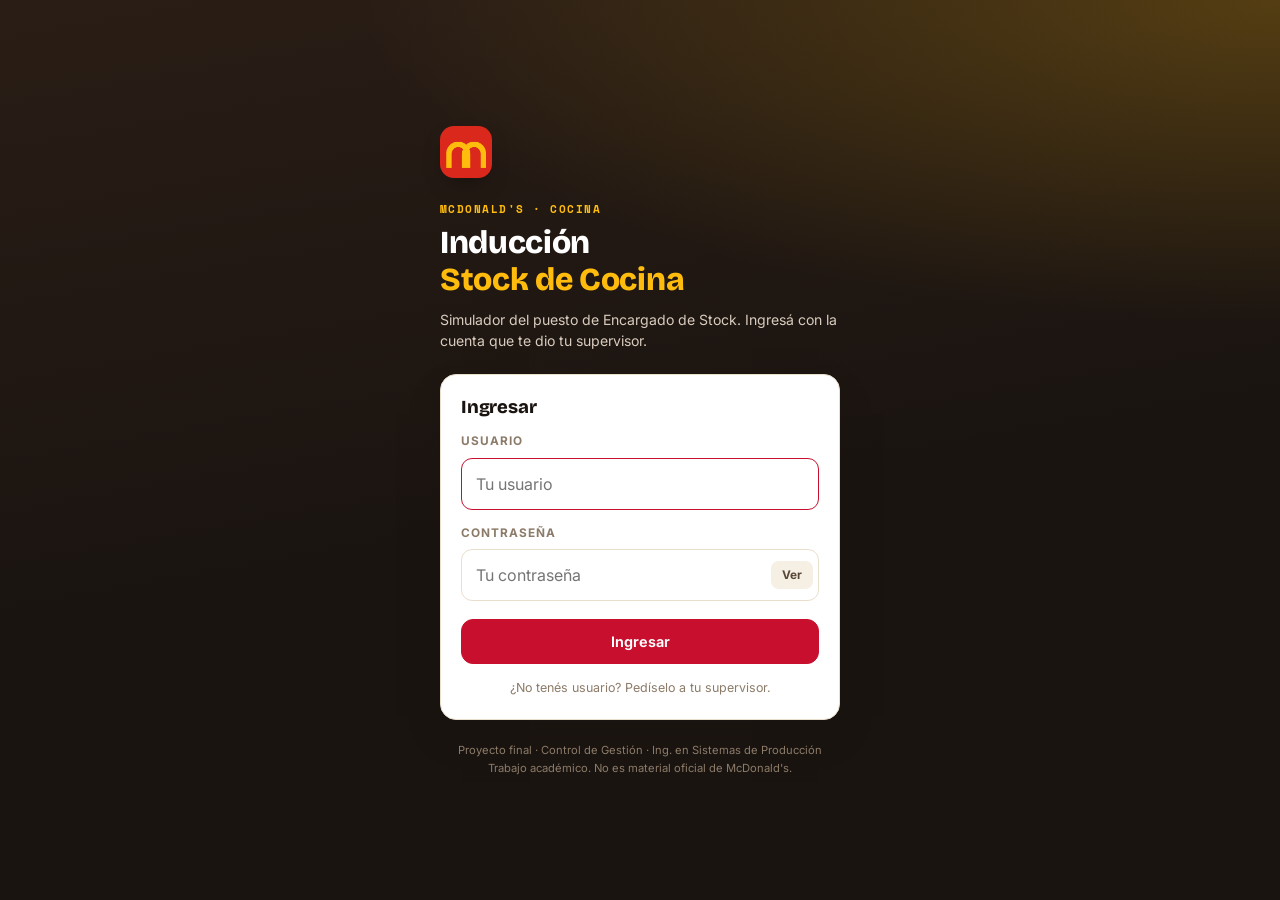
<file: index.html>
<!DOCTYPE html>
<html lang="es">
<head>
<meta charset="UTF-8">
<meta name="viewport" content="width=device-width, initial-scale=1.0, viewport-fit=cover">
<meta name="theme-color" content="#DA291C">
<meta name="description" content="Simulador de inducción para el puesto de Encargado de Stock de Cocina. Proyecto final de Control de Gestión.">
<title>Inducción · Stock de Cocina</title>

<link rel="manifest" href="manifest.webmanifest">
<link rel="icon" href="iconos/icono-192.png">

<!-- iPhone / iPad: iOS no usa el manifest para instalar, lee estas etiquetas.
     El ícono de 180x180 es el tamaño exacto que pide la pantalla de inicio. -->
<link rel="apple-touch-icon" sizes="180x180" href="iconos/icono-180.png">
<link rel="apple-touch-icon" href="iconos/icono-180.png">
<meta name="mobile-web-app-capable" content="yes">
<meta name="apple-mobile-web-app-capable" content="yes">
<meta name="apple-mobile-web-app-status-bar-style" content="black-translucent">
<meta name="apple-mobile-web-app-title" content="Inducción">

<link rel="preconnect" href="https://fonts.googleapis.com">
<link rel="preconnect" href="https://fonts.gstatic.com" crossorigin>
<link href="https://fonts.googleapis.com/css2?family=Bricolage+Grotesque:opsz,wght@12..96,700;12..96,800&family=Inter:wght@400;500;600;700;800&family=Space+Mono:wght@400;700&display=swap" rel="stylesheet">
<link rel="stylesheet" href="estilos.css">
</head>
<body class="sin-sesion">

<!-- ============ INGRESO ============ -->
<div class="login" id="login">
  <div class="login-in">
    <div class="login-marca">
      <img class="login-logo" src="iconos/icono-192.png" alt="">
      <div class="kicker">McDonald's · Cocina</div>
      <h1>Inducción<br><em>Stock de Cocina</em></h1>
      <p>Simulador del puesto de Encargado de Stock. Ingresá con la cuenta que te dio tu supervisor.</p>
    </div>

    <form class="card login-form" id="formLogin" novalidate>
      <h2>Ingresar</h2>
      <div class="campo">
        <label for="lgUsuario">Usuario</label>
        <input class="campo-texto" id="lgUsuario" name="username" autocomplete="username"
               autocapitalize="none" autocorrect="off" spellcheck="false" placeholder="Tu usuario">
      </div>
      <div class="campo">
        <label for="lgClave">Contraseña</label>
        <div class="clave-caja">
          <input class="campo-texto" id="lgClave" name="password" type="password"
                 autocomplete="current-password" placeholder="Tu contraseña">
          <button type="button" class="ver-clave" id="lgVer" aria-label="Mostrar contraseña">Ver</button>
        </div>
      </div>
      <div id="lgError" role="alert"></div>
      <button class="btn" type="submit">Ingresar</button>
      <p class="login-ayuda">¿No tenés usuario? Pedíselo a tu supervisor.</p>
    </form>

    <p class="login-pie">Proyecto final · Control de Gestión · Ing. en Sistemas de Producción<br>
      Trabajo académico. No es material oficial de McDonald's.</p>
  </div>
</div>


<div class="topbar">
  <div class="in">
    <button class="icon-btn" id="btnVolver" aria-label="Volver">←</button>
    <img class="logo" src="iconos/icono-192.png" alt="">
    <div class="tb-txt">
      <strong id="tbTitulo">Inducción · Stock de Cocina</strong>
      <small id="tbSub">McDonald's · Cocina</small>
    </div>
    <button class="user-btn" id="btnUsuario" aria-label="Sesión"></button>
  </div>
</div>

<main>
  <section class="vista activa" id="v-inicio"></section>
  <section class="vista" id="v-entrenar"></section>
  <section class="vista" id="v-estacion"></section>
  <section class="vista" id="v-turno"></section>
  <section class="vista" id="v-tablero"></section>
  <section class="vista" id="v-examen"></section>
  <section class="vista" id="v-admin"></section>

  <footer>
    <p><b>Simulador de inducción</b> — Encargado de Stock de Cocina.<br>
    Proyecto final · Control de Gestión · Ing. en Sistemas de Producción.</p>
    <p class="aviso" id="avisoLegal"></p>
    <p><button class="link-sup" id="cerrarSesion">Cerrar sesión</button></p>
  </footer>
</main>

<nav class="nav">
  <div class="in">
    <button data-ir="inicio" class="on"><span class="ni">🏠</span>Inicio</button>
    <button data-ir="entrenar"><span class="ni">🎯</span>Entrenar</button>
    <button data-ir="turno"><span class="ni">⏱️</span>Turno</button>
    <button data-ir="tablero"><span class="ni">📊</span>Tablero</button>
    <button data-ir="admin" class="oculta"><span class="ni">🗂️</span>Equipo</button>
  </div>
</nav>

<!-- ============ INSTALAR COMO APP ============ -->
<div class="inst-banner" id="instBanner">
  <div class="in">
    <img src="iconos/icono-192.png" alt="">
    <div class="tx">
      <strong>Instalala como app</strong>
      <small id="instBannerSub">Queda en tu pantalla de inicio.</small>
    </div>
    <button class="go" id="instBannerBtn">Instalar</button>
    <button class="cerrar" id="instBannerX" aria-label="Ahora no">✕</button>
  </div>
</div>

<div class="sheet" id="instSheet" role="dialog" aria-modal="true" aria-labelledby="instTitulo">
  <div class="fondo" data-cerrar-inst></div>
  <div class="caja">
    <div class="tirador"></div>
    <h3 id="instTitulo"></h3>
    <p class="sub" id="instSub"></p>
    <ol class="pasos" id="instPasos"></ol>
    <div id="instNota"></div>
    <div class="btn-row" id="instAcciones"></div>
  </div>
</div>

<script src="contenido.js"></script>
<script src="sesion.js"></script>
<script src="app.js"></script>
<script src="nube.js"></script>
<script src="estaciones.js"></script>
<script src="turno.js"></script>
<script src="tablero.js"></script>
<script src="admin.js"></script>
</body>
</html>
</file>
<file: estilos.css>
/* ============================================================================
   Inducción · Stock de Cocina — hoja de estilos
   Mobile first. Los colores de marca visten la interfaz; los datos usan una
   paleta aparte, validada para daltonismo y contraste.
============================================================================ */

:root{
  /* superficies e ink */
  --bg:#FFF9EF; --surface:#FFFFFF; --surface-2:#FFF4DC; --surface-3:#F6EFE3;
  --ink:#1A1410; --ink-2:#574838; --ink-3:#8C7B69;
  --line:#EADFCC; --line-2:#DCCDB4;

  /* marca */
  --rojo:#C8102E; --rojo-vivo:#DA291C; --amarillo:#FFBC0D; --amarillo-suave:#FFF0C4;

  /* estado — siempre acompañados de ícono y texto, nunca color solo */
  --bien:#0CA30C; --bien-suave:#E4F5E4;
  --alerta:#FAB219; --alerta-suave:#FFF3D6;
  --serio:#EC835A; --serio-suave:#FDEDE5;
  --critico:#D03B3B; --critico-suave:#FBE7E7;

  /* datos */
  --serie:#2A78D6; --serie-suave:#CDE2FB;
  --grilla:#E9E4DA; --eje:#C9BFB0;

  --sombra:0 1px 0 rgba(26,20,16,.03), 0 10px 26px -18px rgba(26,20,16,.4);
  --sombra-alta:0 18px 44px -22px rgba(26,20,16,.5);
  --r:16px; --r-s:11px;
  --nav-h:64px;
  --sans:'Inter',system-ui,-apple-system,'Segoe UI',sans-serif;
  --display:'Bricolage Grotesque','Inter',system-ui,sans-serif;
  --mono:'Space Mono',ui-monospace,monospace;
}

*{box-sizing:border-box;margin:0;padding:0;-webkit-tap-highlight-color:transparent}
html{scroll-behavior:smooth}
body{
  font-family:var(--sans);background:var(--bg);color:var(--ink);line-height:1.55;
  -webkit-font-smoothing:antialiased;overflow-x:hidden;
}
button,input,select{font-family:inherit;font-size:inherit;color:inherit}
h1,h2,h3,h4{font-family:var(--display);font-weight:800;line-height:1.15;letter-spacing:-.01em}

/* ---------------------------------------------------------------- */
/* Estructura                                                        */
/* ---------------------------------------------------------------- */
.topbar{
  position:sticky;top:0;z-index:60;background:rgba(255,249,239,.9);
  backdrop-filter:blur(12px);border-bottom:1px solid var(--line);
  padding-top:env(safe-area-inset-top);
}
.topbar .in{display:flex;align-items:center;gap:11px;height:54px;padding:0 14px;max-width:760px;margin:0 auto}
.topbar .logo{width:28px;height:28px;border-radius:8px;flex:none}
.tb-txt{flex:1;min-width:0}
.tb-txt strong{display:block;font-family:var(--display);font-weight:800;font-size:.92rem;line-height:1.2;white-space:nowrap;overflow:hidden;text-overflow:ellipsis}
.tb-txt small{display:block;font-size:.67rem;color:var(--ink-3);font-family:var(--mono);letter-spacing:.06em;text-transform:uppercase}
.icon-btn{
  flex:none;border:1px solid var(--line);background:var(--surface);color:var(--ink);
  width:34px;height:34px;border-radius:10px;font-size:1rem;cursor:pointer;
  display:none;align-items:center;justify-content:center;
}
.icon-btn.show{display:flex}
.icon-btn:active{background:var(--surface-3)}

main{max-width:760px;margin:0 auto;padding:18px 15px calc(var(--nav-h) + 38px + env(safe-area-inset-bottom))}
body.con-banner main{padding-bottom:calc(var(--nav-h) + 108px + env(safe-area-inset-bottom))}

.vista{display:none}
.vista.activa{display:block;animation:entra .28s ease both}
@keyframes entra{from{opacity:0;transform:translateY(8px)}to{opacity:1;transform:none}}

.nav{
  position:fixed;left:0;right:0;bottom:0;z-index:70;
  background:rgba(255,255,255,.97);backdrop-filter:blur(14px);
  border-top:1px solid var(--line);padding-bottom:env(safe-area-inset-bottom);
}
.nav .in{display:flex;max-width:760px;margin:0 auto;height:var(--nav-h)}
.nav button{
  flex:1;background:none;border:none;cursor:pointer;color:var(--ink-3);
  display:flex;flex-direction:column;align-items:center;justify-content:center;gap:3px;
  font-size:.64rem;font-weight:600;padding:6px 2px;position:relative;
}
.nav button .ni{font-size:1.15rem;line-height:1;transition:transform .2s}
.nav button.on{color:var(--rojo-vivo)}
.nav button.on .ni{transform:translateY(-2px) scale(1.08)}
.nav button.on::after{
  content:'';position:absolute;top:0;left:50%;transform:translateX(-50%);
  width:26px;height:3px;border-radius:0 0 4px 4px;background:var(--rojo-vivo);
}

/* ---------------------------------------------------------------- */
/* Piezas básicas                                                    */
/* ---------------------------------------------------------------- */
.kicker{font-family:var(--mono);font-size:.66rem;letter-spacing:.14em;text-transform:uppercase;color:var(--rojo-vivo);font-weight:700}
.sub{color:var(--ink-2);font-size:.92rem;margin-top:7px}
.sec{margin-top:28px}
.sec-head{margin-bottom:14px}
.sec-head h2{font-size:1.22rem;margin-top:5px}
.card{background:var(--surface);border:1px solid var(--line);border-radius:var(--r);padding:17px;box-shadow:var(--sombra)}
.card + .card{margin-top:12px}

.btn{
  display:inline-flex;align-items:center;justify-content:center;gap:8px;
  font-size:.9rem;font-weight:650;padding:13px 18px;border-radius:12px;cursor:pointer;
  border:1.5px solid var(--rojo);background:var(--rojo);color:#fff;width:100%;
  transition:transform .12s,background .15s;
}
.btn:active{transform:scale(.98)}
.btn.ghost{background:transparent;color:var(--rojo)}
.btn.ghost:active{background:var(--surface-3)}
.btn.dark{background:var(--ink);border-color:var(--ink);color:#fff}
.btn.sm{width:auto;padding:10px 15px;font-size:.82rem}
.btn:disabled{opacity:.45;cursor:default;transform:none}
.btn-row{display:flex;gap:9px;margin-top:14px;flex-wrap:wrap}

.chips{display:flex;gap:7px;flex-wrap:wrap;margin-top:14px}
.chip{background:var(--surface);border:1px solid var(--line);border-radius:99px;padding:6px 12px;font-size:.76rem;color:var(--ink-2)}
.chip b{color:var(--ink)}

/* ---------------------------------------------------------------- */
/* Inicio                                                            */
/* ---------------------------------------------------------------- */
.hero{
  background:linear-gradient(160deg,#2A1D16 0%,#1A1410 60%);color:#fff;
  border-radius:20px;padding:22px 20px;box-shadow:var(--sombra-alta);position:relative;overflow:hidden;
}
.hero::after{
  content:'';position:absolute;right:-42px;top:-42px;width:150px;height:150px;border-radius:50%;
  background:radial-gradient(circle,rgba(255,188,13,.3),transparent 68%);
}
.hero .kicker{color:var(--amarillo)}
.hero h1{font-size:1.5rem;margin-top:9px}
.hero h1 em{font-style:normal;color:var(--amarillo)}
.hero p{color:#D9CCBE;font-size:.88rem;margin-top:9px;position:relative}

.anillo-fila{display:flex;align-items:center;gap:18px;margin-top:18px;position:relative}
.anillo{flex:none;width:86px;height:86px;position:relative}
.anillo svg{transform:rotate(-90deg)}
.anillo .pct{
  position:absolute;inset:0;display:flex;flex-direction:column;align-items:center;justify-content:center;
  font-weight:800;font-size:1.25rem;color:#fff;line-height:1;
}
.anillo .pct small{font-size:.56rem;font-weight:600;color:#B9A897;text-transform:uppercase;letter-spacing:.08em;margin-top:3px}
.anillo-txt{flex:1;min-width:0;font-size:.84rem;color:#D9CCBE}
.anillo-txt b{display:block;color:#fff;font-size:.95rem;margin-bottom:3px}

.cta{
  display:flex;align-items:center;gap:13px;width:100%;margin-top:14px;cursor:pointer;
  background:var(--amarillo);border:none;border-radius:15px;padding:15px 16px;text-align:left;
  box-shadow:0 10px 24px -14px rgba(255,188,13,.9);transition:transform .12s;
}
.cta:active{transform:scale(.985)}
.cta .ic{
  flex:none;width:40px;height:40px;border-radius:12px;background:var(--ink);color:var(--amarillo);
  display:flex;align-items:center;justify-content:center;font-size:1.05rem;
}
.cta span.tx{flex:1;min-width:0}
.cta strong{display:block;font-size:.95rem;font-weight:750;color:var(--ink)}
.cta small{display:block;font-size:.77rem;color:#6B5426;margin-top:1px;white-space:nowrap;overflow:hidden;text-overflow:ellipsis}
.cta .flecha{flex:none;font-size:1.3rem;color:var(--ink);opacity:.5}

/* mapa del puesto */
.mapa{display:grid;grid-template-columns:repeat(3,1fr);gap:8px}
.mapa button{
  background:var(--surface);border:1px solid var(--line);border-radius:13px;padding:12px 7px;cursor:pointer;
  display:flex;flex-direction:column;align-items:center;gap:5px;transition:border-color .15s,transform .12s;
}
.mapa button:active{transform:scale(.97)}
.mapa button.on{border-color:var(--rojo-vivo);background:var(--surface-2)}
.mapa button .e{font-size:1.4rem;line-height:1}
.mapa button span{font-size:.7rem;font-weight:600;color:var(--ink-2);text-align:center;line-height:1.25}
.mapa-detalle{
  margin-top:11px;background:var(--surface-2);border:1px solid var(--line);border-radius:12px;
  padding:13px 14px;font-size:.86rem;color:var(--ink-2);min-height:62px;
}
.mapa-detalle b{color:var(--ink)}

/* referencias de temperatura */
.refs{display:grid;grid-template-columns:repeat(2,1fr);gap:9px;margin-top:14px}
.ref{background:var(--surface);border:1px solid var(--line);border-radius:13px;padding:12px 13px}
.ref .e{font-size:1.1rem}
.ref small{display:block;font-family:var(--mono);font-size:.62rem;text-transform:uppercase;letter-spacing:.09em;color:var(--ink-3);margin-top:6px}
.ref strong{display:block;font-size:1rem;margin-top:2px}

/* ---------------------------------------------------------------- */
/* Entrenar — lista de estaciones                                    */
/* ---------------------------------------------------------------- */
.estaciones{display:grid;gap:10px}
.est{
  display:flex;align-items:center;gap:13px;width:100%;cursor:pointer;text-align:left;
  background:var(--surface);border:1px solid var(--line);border-radius:15px;padding:14px;
  box-shadow:var(--sombra);transition:transform .12s,border-color .15s;
}
.est:active{transform:scale(.99)}
.est .num{
  flex:none;width:42px;height:42px;border-radius:13px;background:var(--surface-2);
  display:flex;align-items:center;justify-content:center;font-size:1.3rem;position:relative;
}
.est .tx{flex:1;min-width:0}
.est .tx strong{display:block;font-size:.95rem;font-weight:700}
.est .tx small{display:block;font-size:.78rem;color:var(--ink-3);margin-top:2px;line-height:1.35}
.est .estado{flex:none;display:flex;flex-direction:column;align-items:flex-end;gap:3px}
.est .puntaje{font-family:var(--mono);font-size:.82rem;font-weight:700}
.est.lista{border-color:var(--bien)}
.est.lista .num{background:var(--bien-suave)}
.est.lista .puntaje{color:var(--bien)}
.est .tilde{font-size:.95rem}

/* ---------------------------------------------------------------- */
/* Pantalla de estación (briefing + ejercicio)                       */
/* ---------------------------------------------------------------- */
.brief{
  background:var(--ink);color:#fff;border-radius:17px;padding:18px 17px;box-shadow:var(--sombra-alta);
}
.brief .e{font-size:1.7rem;line-height:1}
.brief h2{font-size:1.2rem;margin-top:9px;color:#fff}
.brief .lema{color:var(--amarillo);font-size:.87rem;margin-top:5px;font-weight:600}
.brief ul{list-style:none;margin-top:14px;display:grid;gap:8px}
.brief li{display:flex;gap:9px;font-size:.85rem;color:#D9CCBE;line-height:1.45}
.brief li::before{content:'▸';color:var(--amarillo);flex:none;font-weight:700}
.brief .ind{
  margin-top:14px;padding-top:12px;border-top:1px solid rgba(255,255,255,.14);
  font-size:.74rem;color:#B9A897;
}
.brief .ind b{color:#fff}

.progreso-ej{display:flex;align-items:center;gap:10px;margin:18px 0 14px}
.progreso-ej .barra{flex:1;height:7px;border-radius:99px;background:var(--surface-3);overflow:hidden}
.progreso-ej .barra i{display:block;height:100%;background:var(--rojo-vivo);border-radius:99px;transition:width .35s}
.progreso-ej .cuenta{font-family:var(--mono);font-size:.76rem;color:var(--ink-3);font-weight:700}

/* tarjeta de insumo (recepción, vencimientos) */
.insumo{background:var(--surface);border:1px solid var(--line);border-radius:17px;padding:17px;box-shadow:var(--sombra)}
.insumo-head{display:flex;align-items:center;gap:12px}
.insumo-head .e{font-size:2rem;line-height:1}
.insumo-head strong{display:block;font-size:1.05rem}
.insumo-head small{display:block;font-size:.76rem;color:var(--ink-3);font-family:var(--mono)}
.datos{margin-top:14px;display:grid;gap:1px;background:var(--line);border:1px solid var(--line);border-radius:12px;overflow:hidden}
.dato{display:flex;align-items:center;gap:9px;background:var(--surface);padding:10px 12px;font-size:.87rem}
.dato .r{flex:1;color:var(--ink-3)}
.dato .v{font-weight:700}
.dato .marca{font-size:.85rem}
.dato.mal{background:var(--critico-suave)}
.dato.mal .v{color:var(--critico)}

.acciones{display:grid;gap:8px;margin-top:14px}
.accion{
  display:flex;align-items:center;gap:11px;width:100%;cursor:pointer;text-align:left;
  background:var(--surface);border:1.5px solid var(--line);border-radius:13px;padding:12px 14px;
  transition:transform .12s,border-color .15s,background .15s;
}
.accion:active{transform:scale(.985)}
.accion .ic{
  flex:none;width:28px;height:28px;border-radius:9px;background:var(--surface-3);
  display:flex;align-items:center;justify-content:center;font-weight:800;font-size:.9rem;
}
.accion strong{display:block;font-size:.88rem;font-weight:650}
.accion small{display:block;font-size:.74rem;color:var(--ink-3)}
.accion:disabled{opacity:.45}
.accion.elegida-bien{border-color:var(--bien);background:var(--bien-suave)}
.accion.elegida-mal{border-color:var(--critico);background:var(--critico-suave)}
.accion.era-la-correcta{border-color:var(--bien);background:var(--bien-suave)}
/* la opción elegida y la correcta siguen legibles aunque estén deshabilitadas */
.accion:disabled.elegida-bien,
.accion:disabled.elegida-mal,
.accion:disabled.era-la-correcta{opacity:1}

/* devolución */
.feedback{
  margin-top:13px;border-radius:13px;padding:13px 14px;font-size:.87rem;line-height:1.5;
  display:flex;gap:10px;align-items:flex-start;animation:entra .25s ease both;
}
.feedback .ic{flex:none;font-size:1rem;line-height:1.4}
.feedback.bien{background:var(--bien-suave);color:#0A5E0A}
.feedback.mal{background:var(--critico-suave);color:#8F2222}
.feedback b{font-weight:700}

/* ---------------------------------------------------------------- */
/* Arrastrar y soltar (zonas / PEPS)                                 */
/* ---------------------------------------------------------------- */
.pileta{display:flex;gap:8px;flex-wrap:wrap;min-height:62px;margin-bottom:16px;
  background:var(--surface-3);border:1px dashed var(--line-2);border-radius:14px;padding:11px}
.ficha{
  display:flex;align-items:center;gap:7px;background:var(--surface);border:1px solid var(--line-2);
  border-radius:11px;padding:8px 11px;font-size:.82rem;font-weight:600;cursor:grab;
  box-shadow:var(--sombra);touch-action:none;user-select:none;transition:transform .12s,box-shadow .15s;
}
.ficha .e{font-size:1.1rem}
.ficha.agarrada{opacity:.4}
.ficha.volando{position:fixed;z-index:200;pointer-events:none;cursor:grabbing;
  box-shadow:var(--sombra-alta);transform:scale(1.06) rotate(-2deg);opacity:1}
.ficha.ok{border-color:var(--bien);background:var(--bien-suave)}
.ficha.err{border-color:var(--critico);background:var(--critico-suave);animation:tiembla .35s}
@keyframes tiembla{0%,100%{transform:translateX(0)}25%{transform:translateX(-5px)}75%{transform:translateX(5px)}}

.zonas{display:grid;gap:10px}
.zona{border:1.5px dashed var(--line-2);border-radius:15px;padding:13px;background:var(--surface);transition:border-color .15s,background .15s}
.zona.encima{border-color:var(--rojo-vivo);background:var(--surface-2)}
.zona-head{display:flex;align-items:center;gap:9px;margin-bottom:9px}
.zona-head .e{font-size:1.2rem}
.zona-head strong{font-size:.9rem}
.zona-head small{margin-left:auto;font-family:var(--mono);font-size:.72rem;color:var(--ink-3)}
.zona-items{display:flex;gap:7px;flex-wrap:wrap;min-height:42px}

/* estantería PEPS */
.estante{display:grid;gap:8px;margin-top:6px}
.slot{
  display:flex;align-items:center;gap:11px;background:var(--surface);border:1px solid var(--line);
  border-radius:13px;padding:11px 13px;cursor:grab;touch-action:none;user-select:none;
  box-shadow:var(--sombra);transition:transform .15s,border-color .15s;
}
.slot .pos{
  flex:none;width:26px;height:26px;border-radius:8px;background:var(--surface-3);color:var(--ink-3);
  display:flex;align-items:center;justify-content:center;font-family:var(--mono);font-size:.74rem;font-weight:700;
}
.slot .e{font-size:1.3rem}
.slot .tx{flex:1;min-width:0}
.slot .tx strong{display:block;font-size:.88rem}
.slot .tx small{display:block;font-size:.73rem;color:var(--ink-3);font-family:var(--mono)}
.slot .asas{flex:none;color:var(--ink-3);font-size:1.05rem;letter-spacing:-2px}
.slot.agarrada{opacity:.35}
.slot.ok{border-color:var(--bien);background:var(--bien-suave)}
.slot.err{border-color:var(--critico);background:var(--critico-suave)}
.eti-flujo{display:flex;justify-content:space-between;font-size:.7rem;color:var(--ink-3);
  font-family:var(--mono);text-transform:uppercase;letter-spacing:.07em;margin-bottom:9px}

/* ---------------------------------------------------------------- */
/* Termómetro                                                        */
/* ---------------------------------------------------------------- */
.termo{background:var(--surface);border:1px solid var(--line);border-radius:17px;padding:17px;box-shadow:var(--sombra)}
.termo-valor{text-align:center;margin-bottom:6px}
.termo-valor b{font-size:2.6rem;font-weight:800;line-height:1;letter-spacing:-.02em}
.termo-valor span{display:block;font-size:.78rem;font-weight:700;margin-top:6px;text-transform:uppercase;letter-spacing:.07em}
.termo-escala{position:relative;height:16px;border-radius:99px;margin:16px 0 8px;overflow:hidden;
  background:linear-gradient(90deg,#2A78D6 0%,#86B6EF 28%,#FAB219 42%,#D03B3B 70%,#8F2222 100%)}
.termo-escala .marca-zona{position:absolute;top:0;bottom:0;border-left:2px solid rgba(255,255,255,.95);border-right:2px solid rgba(255,255,255,.95);background:rgba(255,255,255,.18)}
.termo input[type=range]{width:100%;margin-top:4px;accent-color:var(--rojo-vivo);height:28px}
.termo-ticks{display:flex;justify-content:space-between;font-family:var(--mono);font-size:.68rem;color:var(--ink-3)}

/* ---------------------------------------------------------------- */
/* Formulario de merma                                               */
/* ---------------------------------------------------------------- */
.campo{margin-top:14px}
.campo > label{display:block;font-size:.74rem;font-weight:700;text-transform:uppercase;letter-spacing:.08em;color:var(--ink-3);margin-bottom:7px}
.ops{display:flex;gap:7px;flex-wrap:wrap}
.op{
  background:var(--surface);border:1.5px solid var(--line);border-radius:11px;padding:9px 13px;
  font-size:.84rem;font-weight:600;cursor:pointer;transition:transform .12s,border-color .15s;
}
.op:active{transform:scale(.97)}
.op.on{border-color:var(--ink);background:var(--ink);color:#fff}
.op.ok{border-color:var(--bien);background:var(--bien-suave);color:#0A5E0A}
.op.mal{border-color:var(--critico);background:var(--critico-suave);color:#8F2222}
.ticket{
  margin-top:16px;background:var(--surface-3);border:1px dashed var(--line-2);border-radius:13px;padding:14px;
  font-family:var(--mono);font-size:.8rem;line-height:1.7;
}
.ticket .l{color:var(--ink-3)}
.ticket .v{color:var(--ink);font-weight:700}

/* ---------------------------------------------------------------- */
/* Recuento (contar tocando)                                         */
/* ---------------------------------------------------------------- */
.bultos{display:grid;grid-template-columns:repeat(8,1fr);gap:6px;margin-top:6px}
.bulto{
  aspect-ratio:1;border:1px solid var(--line-2);border-radius:8px;background:var(--surface);
  cursor:pointer;font-size:.9rem;display:flex;align-items:center;justify-content:center;
  transition:transform .1s,background .15s;
}
.bulto:active{transform:scale(.9)}
.bulto.contado{background:var(--bien-suave);border-color:var(--bien)}
.contador{
  display:flex;align-items:baseline;justify-content:center;gap:8px;margin:14px 0 4px;
}
.contador b{font-size:2.4rem;font-weight:800;line-height:1}
.contador span{font-size:.84rem;color:var(--ink-3)}

/* ---------------------------------------------------------------- */
/* Turno — simulación                                                */
/* ---------------------------------------------------------------- */
.hud{
  position:sticky;top:calc(54px + env(safe-area-inset-top));z-index:50;
  background:var(--ink);border-radius:14px;padding:11px 13px;box-shadow:var(--sombra-alta);margin-bottom:14px;
}
.hud-fila{display:flex;gap:9px}
.hud-item{flex:1;text-align:center}
.hud-item small{display:block;font-size:.6rem;text-transform:uppercase;letter-spacing:.07em;color:#9C8977;font-weight:700}
.hud-item b{display:block;font-size:1.02rem;font-weight:800;color:#fff;margin-top:3px;font-variant-numeric:tabular-nums}
.hud-item b.peor{color:#FF9B8A}
.hud-reloj{display:flex;align-items:center;gap:7px;margin-bottom:9px;padding-bottom:9px;border-bottom:1px solid rgba(255,255,255,.13)}
.hud-reloj .h{font-family:var(--mono);font-size:.82rem;font-weight:700;color:var(--amarillo)}
.hud-reloj .barra{flex:1;height:5px;border-radius:99px;background:rgba(255,255,255,.15);overflow:hidden}
.hud-reloj .barra i{display:block;height:100%;background:var(--amarillo);border-radius:99px;transition:width .4s}

.evento{background:var(--surface);border:1px solid var(--line);border-radius:17px;padding:18px;box-shadow:var(--sombra)}
.evento .e{font-size:2rem;line-height:1}
.evento p.situacion{font-size:1.02rem;font-weight:600;margin-top:10px;line-height:1.45}
.efecto{display:flex;gap:7px;flex-wrap:wrap;margin-top:10px}
.efecto span{
  font-family:var(--mono);font-size:.73rem;font-weight:700;border-radius:8px;padding:4px 9px;
  background:var(--critico-suave);color:#8F2222;
}
.efecto span.nada{background:var(--bien-suave);color:#0A5E0A}

/* ---------------------------------------------------------------- */
/* Tablero — indicadores y gráficos                                  */
/* ---------------------------------------------------------------- */
.tiles{display:grid;grid-template-columns:repeat(2,1fr);gap:10px}
.tile{background:var(--surface);border:1px solid var(--line);border-radius:15px;padding:14px;box-shadow:var(--sombra)}
.tile .rot{font-size:.74rem;color:var(--ink-3);font-weight:600}
.tile .val{font-size:1.75rem;font-weight:800;line-height:1.1;margin-top:5px;letter-spacing:-.02em}
.tile .meta{font-size:.72rem;color:var(--ink-3);margin-top:3px;font-family:var(--mono)}
.estado-pin{display:inline-flex;align-items:center;gap:5px;font-size:.72rem;font-weight:700;border-radius:99px;padding:3px 9px;margin-top:8px}
.estado-pin.bien{background:var(--bien-suave);color:#0A5E0A}
.estado-pin.alerta{background:var(--alerta-suave);color:#7A5600}
.estado-pin.critico{background:var(--critico-suave);color:#8F2222}

.medidor{margin-top:15px}
.medidor:first-child{margin-top:0}
.medidor .fila{display:flex;align-items:baseline;gap:8px;margin-bottom:6px}
.medidor .fila strong{font-size:.86rem;font-weight:650;flex:1}
.medidor .fila .v{font-family:var(--mono);font-size:.86rem;font-weight:700}
.medidor .pista{height:10px;border-radius:99px;background:var(--surface-3);position:relative;overflow:hidden}
.medidor .pista i{display:block;height:100%;border-radius:99px;transition:width .5s}
.medidor .obj{position:absolute;top:-3px;bottom:-3px;width:2px;background:var(--ink)}
.medidor .pie{display:flex;justify-content:space-between;font-size:.69rem;color:var(--ink-3);margin-top:5px;font-family:var(--mono)}

figure.grafico{margin-top:6px}
.tip{
  position:absolute;top:2px;transform:translateX(-50%);pointer-events:none;
  background:var(--ink);color:#fff;border-radius:8px;padding:4px 9px;
  font-size:.72rem;font-family:var(--mono);white-space:nowrap;
  opacity:0;transition:opacity .15s;
}
.tip.ver{opacity:1}
.tip b{color:var(--amarillo)}
figure.grafico figcaption{font-size:.79rem;color:var(--ink-3);margin-top:9px;line-height:1.45}
.grafico svg{display:block;width:100%;height:auto;overflow:visible}
.tabla-datos{width:100%;border-collapse:collapse;margin-top:12px;font-size:.82rem}
.tabla-datos th,.tabla-datos td{text-align:left;padding:7px 9px;border-bottom:1px solid var(--line)}
.tabla-datos th{font-size:.7rem;text-transform:uppercase;letter-spacing:.07em;color:var(--ink-3)}
.tabla-datos td{font-variant-numeric:tabular-nums}
.tabla-datos tr:last-child td{border-bottom:none}
details.ver-datos summary{
  cursor:pointer;font-size:.78rem;color:var(--ink-2);font-weight:600;margin-top:10px;
  list-style:none;display:flex;align-items:center;gap:6px;
}
details.ver-datos summary::-webkit-details-marker{display:none}
details.ver-datos summary::before{content:'▸';transition:transform .2s;display:inline-block}
details.ver-datos[open] summary::before{transform:rotate(90deg)}

.sliders .campo{margin-top:12px}
.sliders input[type=range]{width:100%;accent-color:var(--rojo-vivo);height:26px}
.sliders .lectura{display:flex;justify-content:space-between;align-items:baseline}
.sliders .lectura b{font-family:var(--mono);font-size:.9rem}

/* ---------------------------------------------------------------- */
/* Resultado / certificación                                         */
/* ---------------------------------------------------------------- */
.resultado{text-align:center;padding:26px 18px}
.resultado .emo{font-size:3rem;line-height:1}
.resultado .nota{font-size:3.2rem;font-weight:800;line-height:1;margin-top:10px;letter-spacing:-.03em}
.resultado h2{font-size:1.25rem;margin-top:8px}
.resultado p{font-size:.9rem;color:var(--ink-2);margin-top:8px}
.sello{
  display:inline-flex;align-items:center;gap:8px;border-radius:99px;padding:7px 15px;
  font-size:.82rem;font-weight:700;margin-top:14px;
}
.sello.bien{background:var(--bien-suave);color:#0A5E0A}
.sello.alerta{background:var(--alerta-suave);color:#7A5600}

/* ---------------------------------------------------------------- */
/* Supervisor                                                        */
/* ---------------------------------------------------------------- */
.nav button.oculta{display:none}
body.es-supervisor .topbar{background:rgba(26,20,16,.94);border-bottom-color:#3A2E24}
body.es-supervisor .tb-txt strong{color:#fff}
body.es-supervisor .tb-txt small{color:var(--amarillo)}
body.es-supervisor .icon-btn{background:#2A211A;border-color:#3A2E24;color:#fff}

.link-sup{
  background:none;border:none;color:var(--ink-3);font-size:.75rem;cursor:pointer;
  text-decoration:underline;text-underline-offset:3px;padding:6px 0;margin-top:4px;
}
.link-sup:active{color:var(--rojo)}

.barra-sup{display:flex;align-items:flex-start;gap:12px}
.barra-sup > div{flex:1;min-width:0}
.fila-estado{display:flex;align-items:center;gap:9px;flex-wrap:wrap;margin-top:10px}
.fila-estado .estado-pin{margin-top:0}
.fila-estado .btn{margin-left:auto}

/* campos de texto */
.campo-texto{
  width:100%;background:var(--surface);border:1.5px solid var(--line);border-radius:11px;
  padding:11px 13px;font-size:.88rem;resize:vertical;line-height:1.5;
}
.campo-texto:focus{outline:none;border-color:var(--rojo)}
textarea.campo-texto{font-family:var(--mono);font-size:.76rem;word-break:break-all}

/* ---------------------------------------------------------------- */
/* Instalar como app                                                 */
/* ---------------------------------------------------------------- */
.inst-banner{
  position:fixed;left:0;right:0;z-index:75;display:none;padding:0 12px 10px;
  bottom:calc(var(--nav-h) + env(safe-area-inset-bottom));
}
.inst-banner.show{display:block}
.inst-banner .in{
  max-width:760px;margin:0 auto;display:flex;align-items:center;gap:11px;
  background:var(--ink);color:#fff;border-radius:14px;padding:11px 12px;box-shadow:var(--sombra-alta);
}
.inst-banner img{width:36px;height:36px;border-radius:9px;flex:none}
.inst-banner .tx{flex:1;min-width:0}
.inst-banner .tx strong{display:block;font-size:.84rem;font-weight:700;line-height:1.2}
.inst-banner .tx small{display:block;font-size:.72rem;color:#CDBEB0;margin-top:2px}
.inst-banner .go{flex:none;border:none;border-radius:10px;background:var(--amarillo);color:var(--ink);
  font-weight:700;font-size:.8rem;padding:10px 14px;cursor:pointer}
.inst-banner .cerrar{flex:none;border:none;background:none;color:#9C8977;font-size:1rem;cursor:pointer;padding:6px 2px}

.sheet{position:fixed;inset:0;z-index:95;display:none}
.sheet.show{display:block}
.sheet .fondo{position:absolute;inset:0;background:rgba(26,20,16,.55)}
.sheet .caja{
  position:absolute;left:0;right:0;bottom:0;max-height:86vh;overflow-y:auto;
  background:var(--surface);border-radius:22px 22px 0 0;max-width:760px;margin:0 auto;
  padding:14px 18px calc(20px + env(safe-area-inset-bottom));
  box-shadow:0 -12px 40px -20px rgba(26,20,16,.6);animation:sube .28s ease both;
}
@keyframes sube{from{transform:translateY(22px)}to{transform:none}}
.sheet .tirador{width:42px;height:4px;border-radius:99px;background:var(--line);margin:0 auto 16px}
.sheet h3{font-size:1.12rem}
.pasos{list-style:none;margin:18px 0 0;display:grid;gap:13px}
.pasos li{display:flex;gap:11px;align-items:flex-start;font-size:.88rem;color:var(--ink-2);line-height:1.45}
.pasos li b{color:var(--ink)}
.pasos .n{
  flex:none;width:25px;height:25px;border-radius:8px;background:var(--amarillo-suave);color:#7A5600;
  font-family:var(--mono);font-weight:700;font-size:.76rem;
  display:flex;align-items:center;justify-content:center;margin-top:1px;
}
.ios-ic{display:inline-flex;align-items:center;justify-content:center;width:23px;height:23px;border-radius:7px;
  background:var(--surface-2);border:1px solid var(--line);vertical-align:-6px;margin:0 2px;font-size:.85rem}
.inst-nota{margin-top:16px;background:var(--surface-2);border:1px solid var(--line);border-radius:11px;
  padding:11px 13px;font-size:.8rem;color:var(--ink-2)}

/* ---------------------------------------------------------------- */
/* Ingreso con usuario y contraseña                                  */
/* ---------------------------------------------------------------- */
.login{display:none}
body.sin-sesion .login{
  display:flex;min-height:100vh;min-height:100dvh;
  background:radial-gradient(120% 60% at 100% 0%,rgba(255,188,13,.22),transparent 60%),
             linear-gradient(170deg,#2A1D16 0%,#1A1410 55%);
  padding:calc(28px + env(safe-area-inset-top)) 16px calc(24px + env(safe-area-inset-bottom));
}
body.sin-sesion .topbar,body.sin-sesion main,body.sin-sesion .nav,body.sin-sesion .inst-banner{display:none}
.login-in{width:100%;max-width:400px;margin:auto;display:flex;flex-direction:column;gap:22px}
.login-marca{color:#fff}
.login-logo{width:52px;height:52px;border-radius:14px;box-shadow:0 10px 24px -12px rgba(0,0,0,.7);margin-bottom:16px}
.login-marca .kicker{color:var(--amarillo)}
.login-marca h1{font-size:2rem;margin-top:8px}
.login-marca h1 em{font-style:normal;color:var(--amarillo)}
.login-marca p{color:#D9CCBE;font-size:.88rem;margin-top:10px}
.login-form{padding:22px 20px;box-shadow:var(--sombra-alta)}
.login-form h2{font-size:1.15rem}
.login-form .btn{margin-top:18px}
.login-form .feedback{margin-top:14px}
.login-form .campo-texto{font-size:1rem;padding:13px 14px}
.clave-caja{position:relative}
.clave-caja .campo-texto{padding-right:78px}
.ver-clave{
  position:absolute;right:6px;top:50%;transform:translateY(-50%);
  background:var(--surface-3);border:none;border-radius:8px;padding:7px 11px;
  font-size:.74rem;font-weight:700;color:var(--ink-2);cursor:pointer;
}
.login-ayuda{margin-top:14px;font-size:.78rem;color:var(--ink-3);text-align:center}
.login-pie{color:#8C7B69;font-size:.7rem;text-align:center;line-height:1.6}
.sacudir{animation:sacudir .35s ease}
@keyframes sacudir{20%,60%{transform:translateX(-7px)}40%,80%{transform:translateX(7px)}}

/* avatar de la sesión */
.user-btn{
  flex:none;width:34px;height:34px;border-radius:50%;border:none;cursor:pointer;
  background:var(--rojo);color:#fff;font-weight:800;font-size:.76rem;letter-spacing:.02em;
  display:flex;align-items:center;justify-content:center;
}
.user-btn:active{transform:scale(.95)}
body.es-supervisor .user-btn{background:var(--amarillo);color:var(--ink)}
.ficha-usuario{display:flex;align-items:center;gap:12px}
.ficha-usuario .avatar{
  flex:none;width:44px;height:44px;border-radius:50%;background:var(--rojo);color:#fff;
  display:flex;align-items:center;justify-content:center;font-weight:800;font-size:.92rem;
}
.ficha-usuario b{display:block;font-size:.98rem}
.ficha-usuario small{display:block;font-size:.76rem;color:var(--ink-3)}

/* ---------------------------------------------------------------- */
footer{margin-top:32px;padding-top:16px;border-top:1px solid var(--line);color:var(--ink-3);font-size:.77rem}
footer .aviso{margin-top:8px;font-size:.71rem;opacity:.85}

@media (min-width:560px){
  .refs{grid-template-columns:repeat(4,1fr)}
  .tiles{grid-template-columns:repeat(4,1fr)}
  .zonas{grid-template-columns:repeat(3,1fr)}
  .hero h1{font-size:1.75rem}
}
</file>
